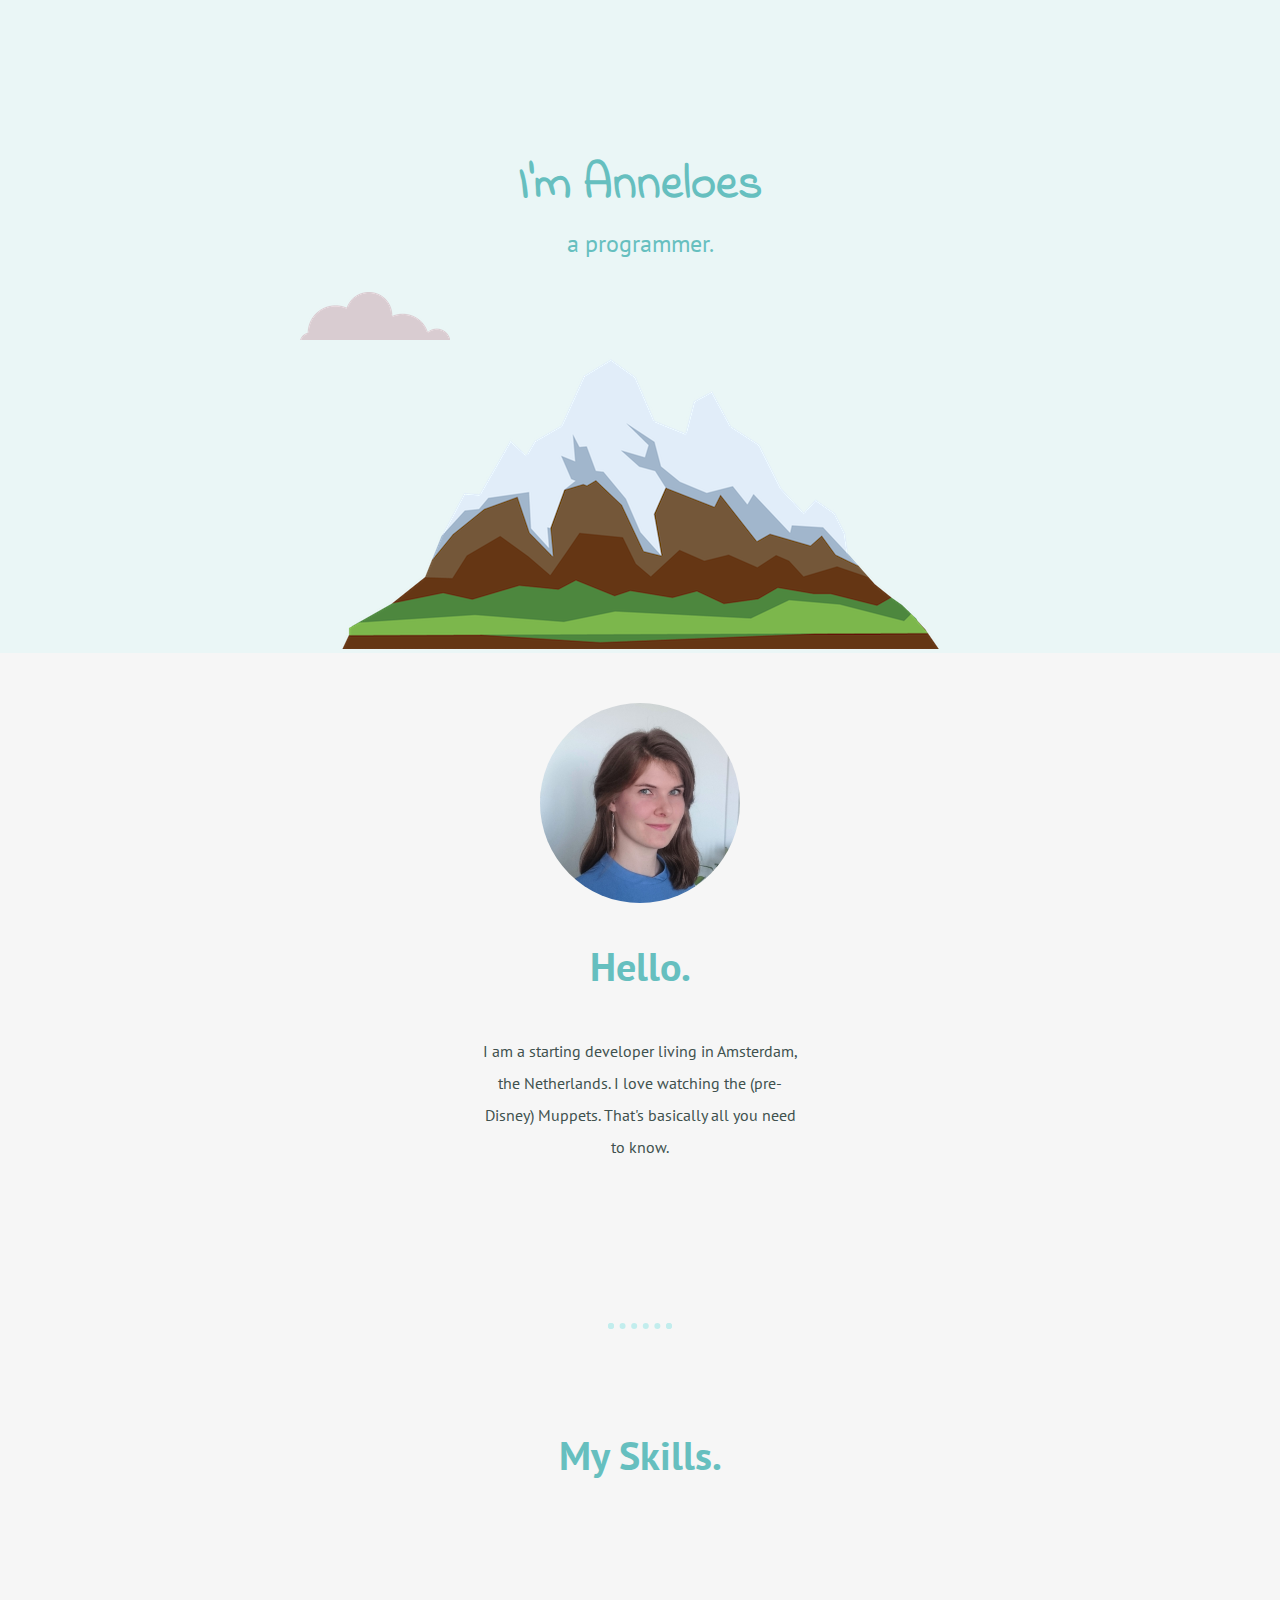
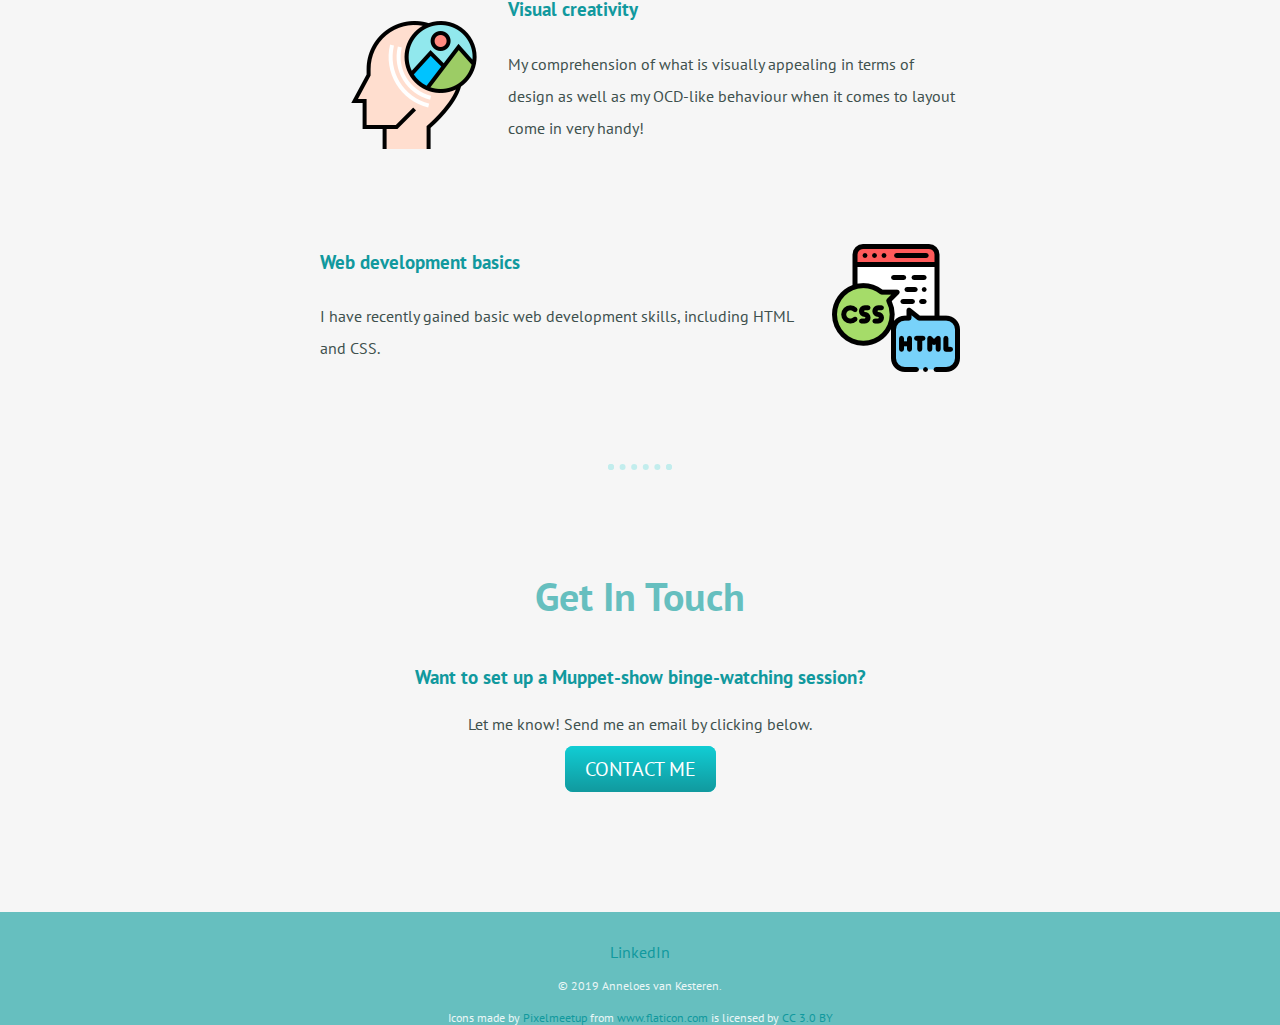
<file: index.html>
<!DOCTYPE html>
<html lang="en" dir="ltr">

<head>
  <meta charset="utf-8">
  <title>Anneloes van Kesteren</title>
  <link rel="stylesheet" href="CSS/styles.css">
  <link rel="icon" href="favicon.ico">
  <link href="https://fonts.googleapis.com/css?family=Indie+Flower|PT+Sans&display=swap" rel="stylesheet"> 
 </head>

 <body>
 	<div class="top-container">
 		<a class="top-cloud" href="https://media.licdn.com/dms/image/C5603AQHhTvt18zF2jQ/profile-displayphoto-shrink_200_200/0?e=1565222400&v=beta&t=dHj0Ldl--I-ZMF6KMxHlC-0A_QG3XS5GKsKElTV3qJE"></a>
 		<h1>I'm Anneloes</h1>
 		<p class="top-subtitle">a programmer.</p>
 		<img class="bottom-cloud" src="images/cloud.png">
 		<img src="images/mountain.png">
 	</div>

 	<div class="middle-container">
  <div class="profile">
    <img class="profile-picture" src="./images/profile.jpg" alt="profile picture">
    <h2>Hello.</h2>
    <p class="profile">I am a starting developer living in Amsterdam, the Netherlands. I love watching the (pre-Disney) Muppets. That's basically all you need to know. </p>
  </div>
  
  <hr>
  <div class="skills">
    <h2>My Skills.</h2>
    <div class="skill-row">
      <img class="visual-creativity" src="images/visual-thinking.png" alt="visual thinking image">
      <h3>Visual creativity</h3>
      <p>My comprehension of what is visually appealing in terms of design as well as my OCD-like behaviour when it comes to layout come in very handy!</p>
    </div>
    
    <div class="skill-row">
      <img class="CSS" src="images/browser.png" alt="CSS image">
      <h3>Web development basics</h3>
      <p class="web-dev-skills-text">I have recently gained basic web development skills, including HTML and CSS.</p>
    </div>
  </div>
  
  <hr>
  <div class="contact-me">
    <h2>Get In Touch</h2>
    <h3>Want to set up a Muppet-show binge-watching session?</h3>
    <p>Let me know! Send me an email by clicking below.</p>
    <a class="btn" href="mailto:anneloes94@gmail.com">CONTACT ME</a>
  </div>
</div>


<div class="bottom-container">
  <a class="footer-link" href="https://www.linkedin.com/in/anneloes-van-kesteren">LinkedIn</a>
  <a class="footer-link-hidden" href="https://www.appbrewery.co/">Website</a>
  <p class="copyright">© 2019 Anneloes van Kesteren.</p>
  <div class="copyright">Icons made by <a href="https://www.flaticon.com/authors/pixelmeetup" title="Pixelmeetup">Pixelmeetup</a> from <a href="https://www.flaticon.com/" 			    title="Flaticon">www.flaticon.com</a> is licensed by <a href="http://creativecommons.org/licenses/by/3.0/" 			    title="Creative Commons BY 3.0" target="_blank">CC 3.0 BY</a></div>
</div>

 	

 </body>

 </html>
</file>
<file: CSS/styles.css>
body {
	background-color: #f6f6f6;
	margin: 0;
	text-align: center;
	font-family: 'PT Sans', sans-serif;
	color: #40514e; 
}

h1 {
	margin: 50px auto 0 auto;
	font-family: 'Indie Flower', cursive;
	font-size: 300%;
	color: #66BFBF;
}

h2 {
	font-size: 2.5rem;
	color: #66BFBF;
	padding-bottom: 10px;
}

h3 {
	color: #11999E
}

a {
	color: #11999E;
	font-family: 'PT Sans', sans-serif;
	/*margin: 10px 20px;*/
	text-decoration: none;
}

a:hover {
	color: #eaf6f6;
}

hr{
	border: dotted #c2eded 6px;
	border-bottom: none;
	width: 4%;
	margin: 100px auto 100px auto;
}

p {
	line-height: 2;
}


.bottom-container {
	background-color: #66BFBF;
	color: #EAF6F6;
	margin: 40px auto 0;
	padding-top: 30px;
}
.bottom-cloud {
	position: absolute;
	left: 300px;
}

.btn{
  background: #11cdd4;
  background-image: -webkit-linear-gradient(top, #11cdd4, #11999e);
  background-image: -moz-linear-gradient(top, #11cdd4, #11999e);
  background-image: -ms-linear-gradient(top, #11cdd4, #11999e);
  background-image: -o-linear-gradient(top, #11cdd4, #11999e);
  background-image: linear-gradient(to bottom, #11cdd4, #11999e);
  -webkit-border-radius: 8;
  -moz-border-radius: 8;
  border-radius: 8px;
  font-family: 'PT Sans', sans-serif;
  color: #ffffff;
  font-size: 20px;
  padding: 10px 20px 10px 20px;
  text-decoration: none;
}

.btn:hover {
  background: #30e3cb;
  background-image: -webkit-linear-gradient(top, #30e3cb, #2bc4ad);
  background-image: -moz-linear-gradient(top, #30e3cb, #2bc4ad);
  background-image: -ms-linear-gradient(top, #30e3cb, #2bc4ad);
  background-image: -o-linear-gradient(top, #30e3cb, #2bc4ad);
  background-image: linear-gradient(to bottom, #30e3cb, #2bc4ad);
  text-decoration: none;
}

.contact-me {
	width: 50%;
	margin: 40px auto 60px;
}

.copyright {
	color: #eaf6f6;
	font-size: 0.75rem;
	padding: 20px auto 10px;
}


.CSS {
	float: right;
	padding-left: 30px;
}

.footer-link{
	margin-top: 50px;
}

.footer-link-hidden{
	display: none;
}

.middle-container {
	padding-bottom: 30px;

}

.profile{
	width: 50%;
	margin: auto;
	padding-bottom: 30px;
}

.profile-picture {
	border-radius: 100%;
	margin-top: 50px;
	width: 200px;
}

.skill-row{
	width: 50%;
	margin: auto;
	margin-top: 100px;
	margin-bottom: 100px;
	text-align: left;
	line-height: 2;
}

.top-container {
	background-color: #eaf6f6;
	position: relative;
	padding-top: 100px;
}

.top-cloud{
	position: absolute;
	right: 300px;
	top: 50px;
}

.top-subtitle{
	color: #66BFBF;
	font-size: 1.5rem;
	margin-top: 0px;
	font-weight: normal;
}

.visual-creativity{
	float: left;
	padding: 30px;
}
</file>
